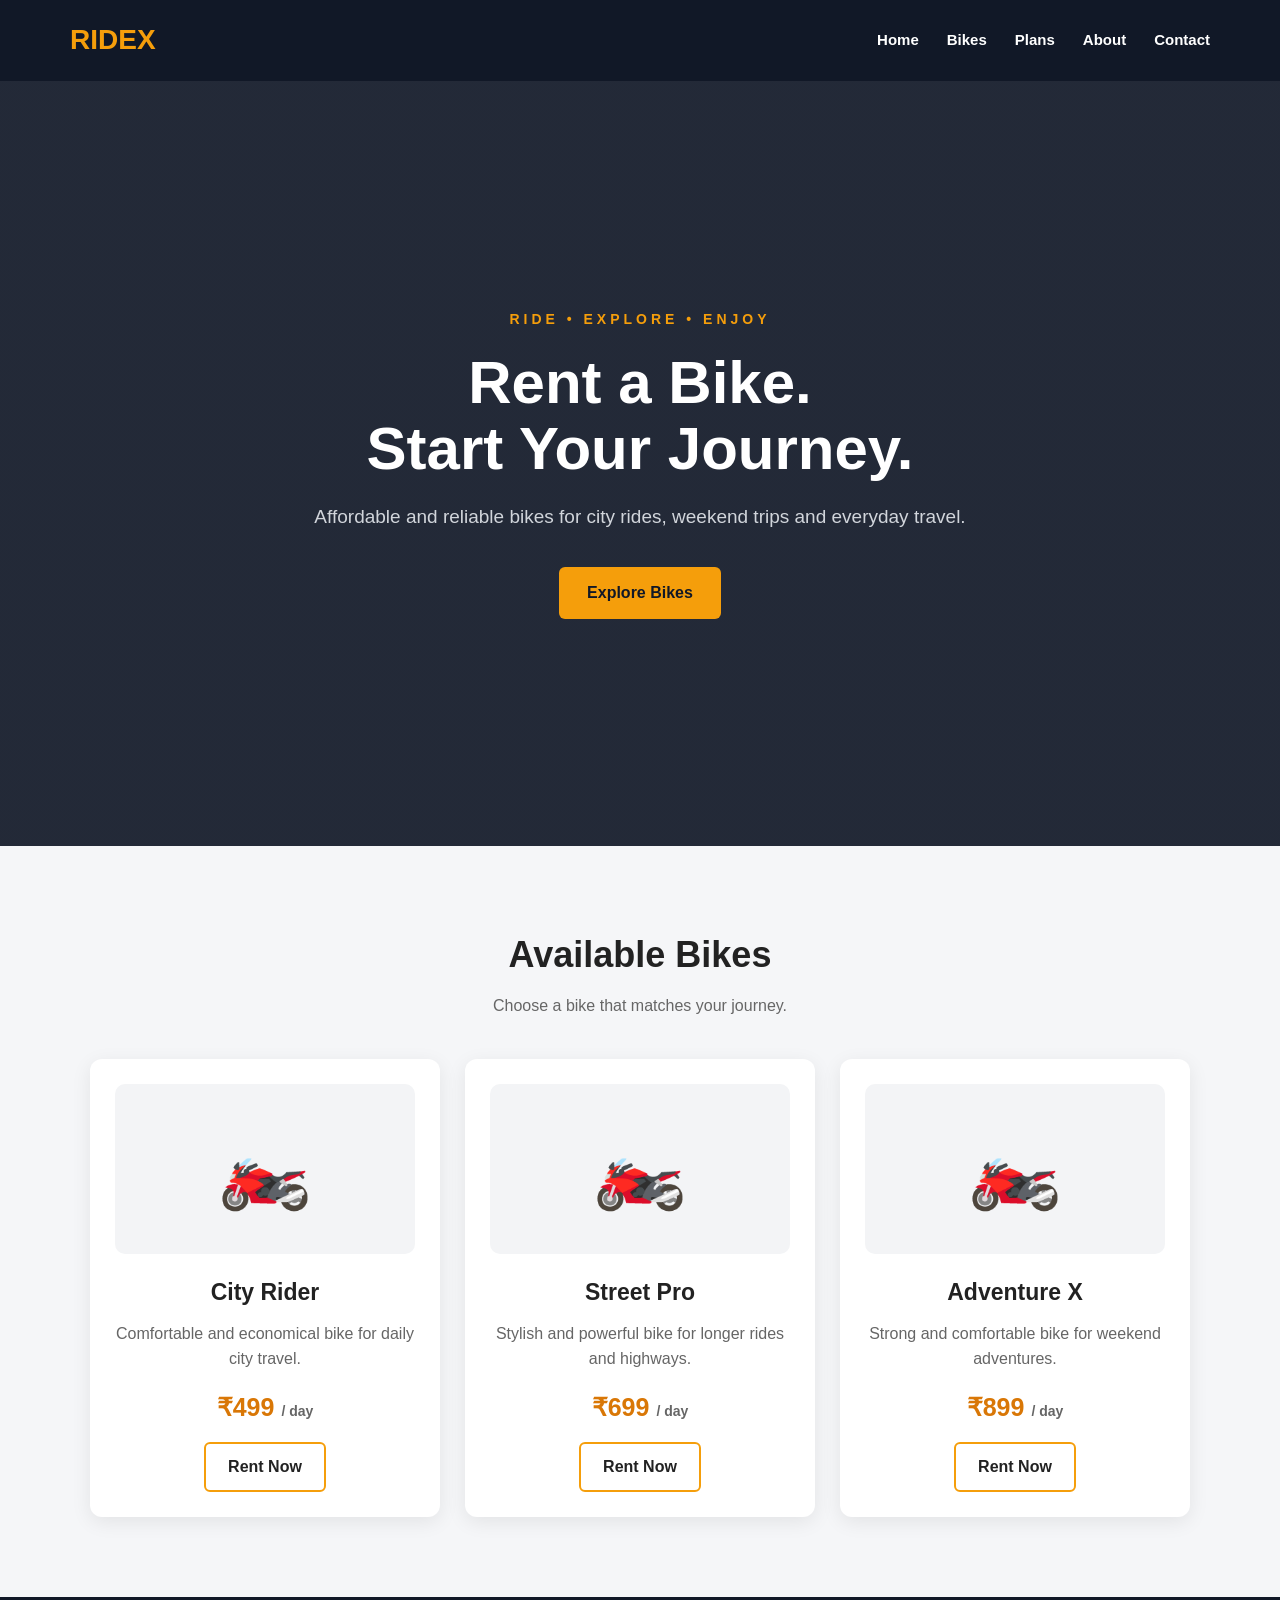
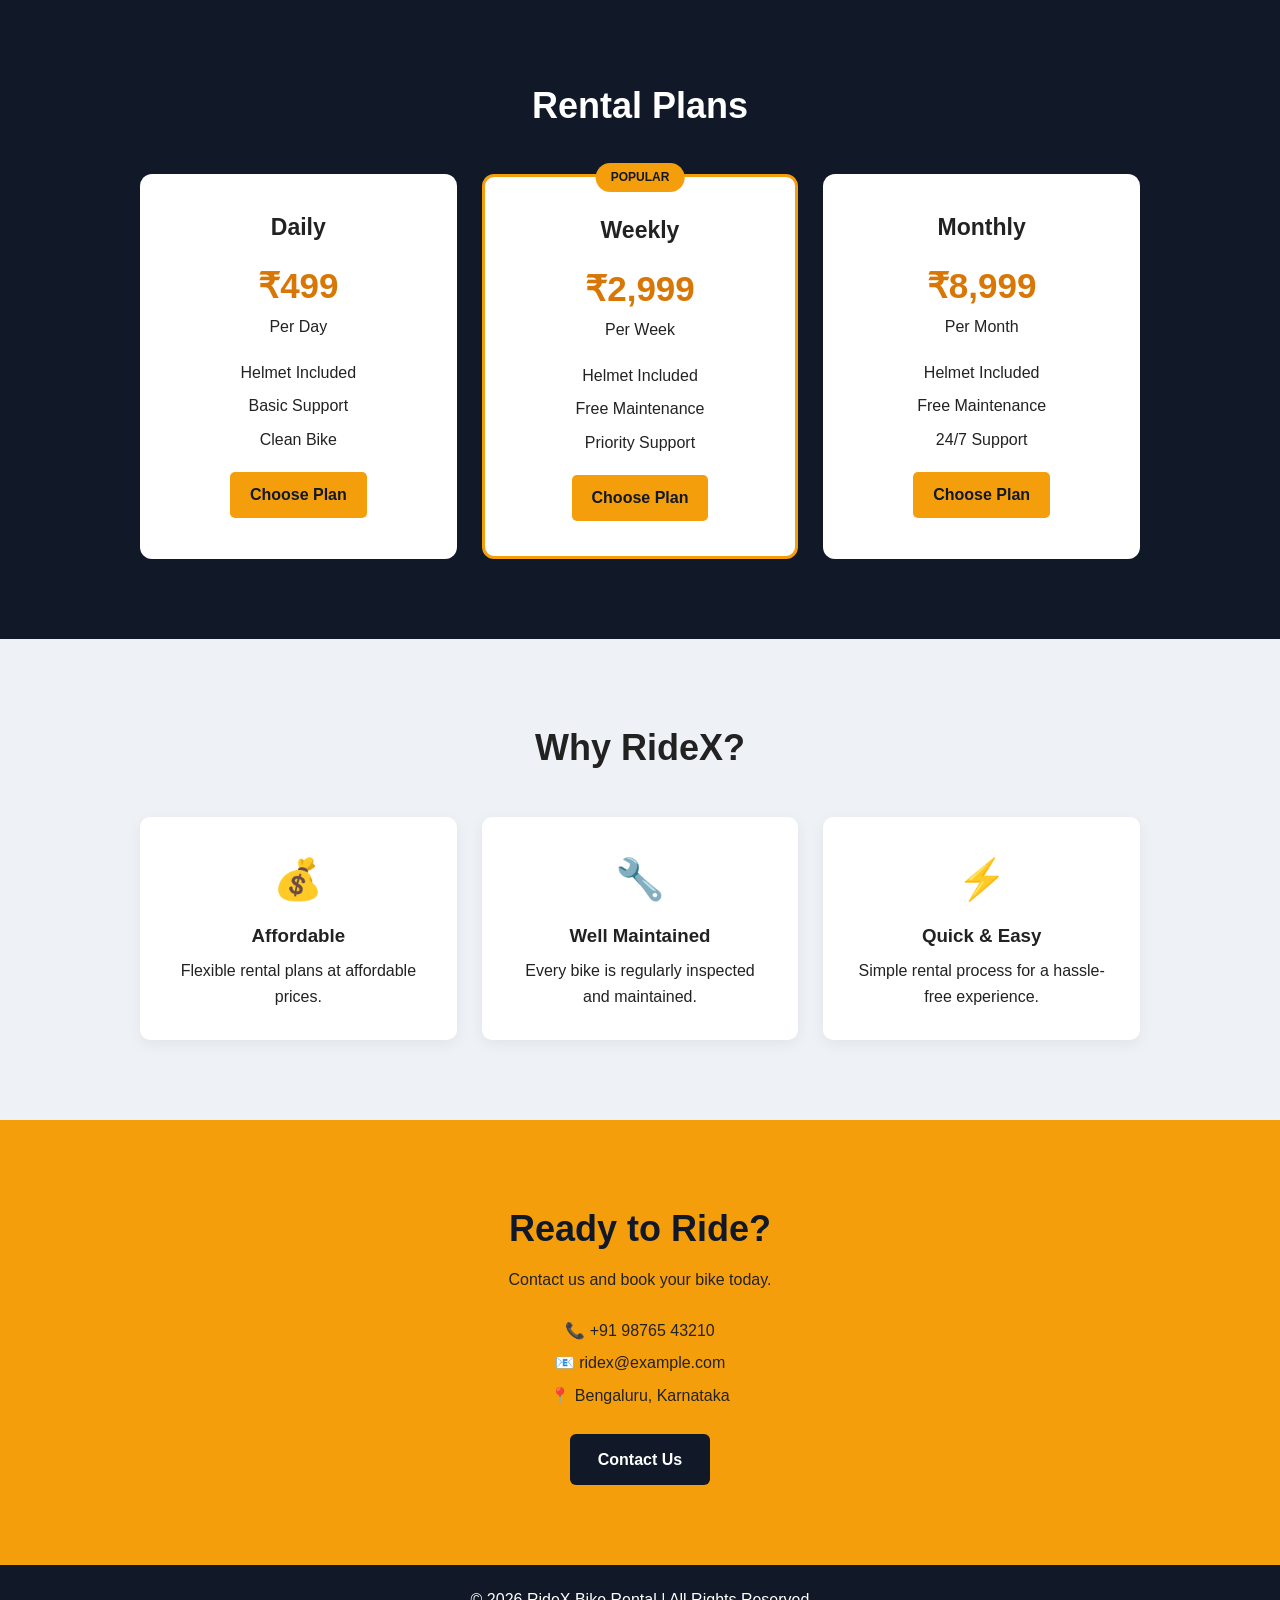
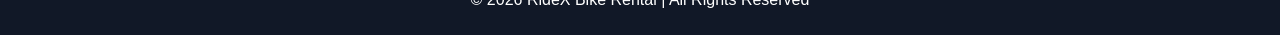
<file: Task-1-S3-Bike-Rental/index.html>
<!DOCTYPE html>
<html lang="en">
<head>
    <meta charset="UTF-8">
    <meta name="viewport" content="width=device-width, initial-scale=1.0">

    <title>RideX - Bike Rental</title>

    <link rel="stylesheet" href="./style.css">
</head>

<body>

    <!-- Navigation -->
    <header>
        <nav class="navbar">

            <div class="logo">RIDEX</div>

            <div class="nav-links">
                <a href="#home">Home</a>
                <a href="#bikes">Bikes</a>
                <a href="#plans">Plans</a>
                <a href="#about">About</a>
                <a href="#contact">Contact</a>
            </div>

        </nav>
    </header>


    <!-- Home -->
    <section id="home" class="hero">

        <div class="hero-content">

            <p class="tagline">RIDE • EXPLORE • ENJOY</p>

            <h1>Rent a Bike.<br>Start Your Journey.</h1>

            <p>
                Affordable and reliable bikes for city rides,
                weekend trips and everyday travel.
            </p>

            <a href="#bikes" class="main-button">
                Explore Bikes
            </a>

        </div>

    </section>


    <!-- Bikes -->
    <section id="bikes" class="section">

        <h2>Available Bikes</h2>

        <p class="subtitle">
            Choose a bike that matches your journey.
        </p>

        <div class="bike-grid">

            <div class="bike-card">

                <div class="bike-photo">
                    🏍️
                </div>

                <h3>City Rider</h3>

                <p>
                    Comfortable and economical bike
                    for daily city travel.
                </p>

                <div class="price">
                    ₹499 <span>/ day</span>
                </div>

                <a href="#contact" class="rent-button">
                    Rent Now
                </a>

            </div>


            <div class="bike-card">

                <div class="bike-photo">
                    🏍️
                </div>

                <h3>Street Pro</h3>

                <p>
                    Stylish and powerful bike for
                    longer rides and highways.
                </p>

                <div class="price">
                    ₹699 <span>/ day</span>
                </div>

                <a href="#contact" class="rent-button">
                    Rent Now
                </a>

            </div>


            <div class="bike-card">

                <div class="bike-photo">
                    🏍️
                </div>

                <h3>Adventure X</h3>

                <p>
                    Strong and comfortable bike for
                    weekend adventures.
                </p>

                <div class="price">
                    ₹899 <span>/ day</span>
                </div>

                <a href="#contact" class="rent-button">
                    Rent Now
                </a>

            </div>

        </div>

    </section>


    <!-- Plans -->
    <section id="plans" class="plans">

        <h2>Rental Plans</h2>

        <div class="plan-grid">

            <div class="plan">

                <h3>Daily</h3>

                <h4>₹499</h4>

                <p>Per Day</p>

                <ul>
                    <li>Helmet Included</li>
                    <li>Basic Support</li>
                    <li>Clean Bike</li>
                </ul>

                <a href="#contact">Choose Plan</a>

            </div>


            <div class="plan popular">

                <div class="badge">
                    POPULAR
                </div>

                <h3>Weekly</h3>

                <h4>₹2,999</h4>

                <p>Per Week</p>

                <ul>
                    <li>Helmet Included</li>
                    <li>Free Maintenance</li>
                    <li>Priority Support</li>
                </ul>

                <a href="#contact">Choose Plan</a>

            </div>


            <div class="plan">

                <h3>Monthly</h3>

                <h4>₹8,999</h4>

                <p>Per Month</p>

                <ul>
                    <li>Helmet Included</li>
                    <li>Free Maintenance</li>
                    <li>24/7 Support</li>
                </ul>

                <a href="#contact">Choose Plan</a>

            </div>

        </div>

    </section>


    <!-- About -->
    <section id="about" class="about">

        <h2>Why RideX?</h2>

        <div class="features">

            <div class="feature">
                <div class="icon">💰</div>
                <h3>Affordable</h3>
                <p>
                    Flexible rental plans at affordable prices.
                </p>
            </div>


            <div class="feature">
                <div class="icon">🔧</div>
                <h3>Well Maintained</h3>
                <p>
                    Every bike is regularly inspected
                    and maintained.
                </p>
            </div>


            <div class="feature">
                <div class="icon">⚡</div>
                <h3>Quick & Easy</h3>
                <p>
                    Simple rental process for a
                    hassle-free experience.
                </p>
            </div>

        </div>

    </section>


    <!-- Contact -->
    <section id="contact" class="contact">

        <h2>Ready to Ride?</h2>

        <p>
            Contact us and book your bike today.
        </p>

        <div class="contact-details">

            <p>📞 +91 98765 43210</p>

            <p>📧 ridex@example.com</p>

            <p>📍 Bengaluru, Karnataka</p>

        </div>

        <a href="mailto:ridex@example.com" class="contact-button">
            Contact Us
        </a>

    </section>


    <!-- Footer -->
    <footer>

        <p>
            © 2026 RideX Bike Rental | All Rights Reserved
        </p>

    </footer>

</body>
</html>
</file>
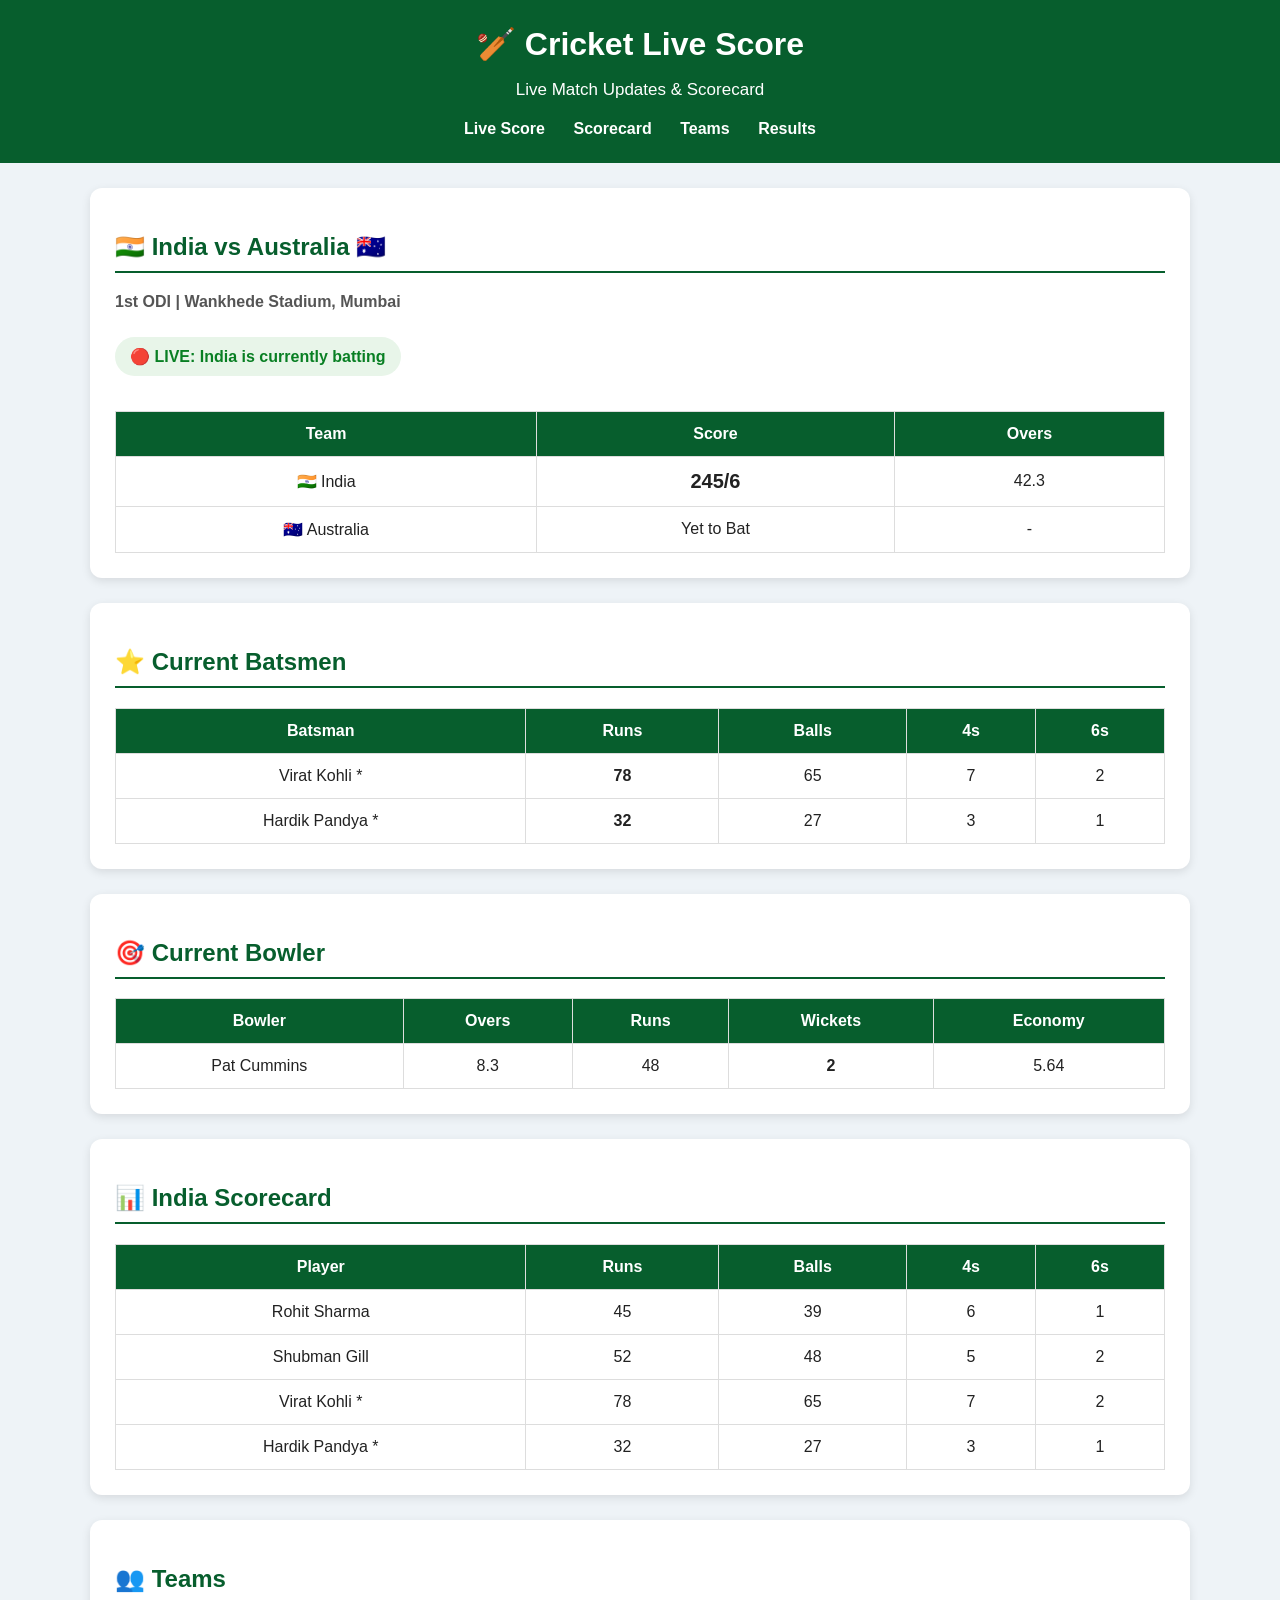
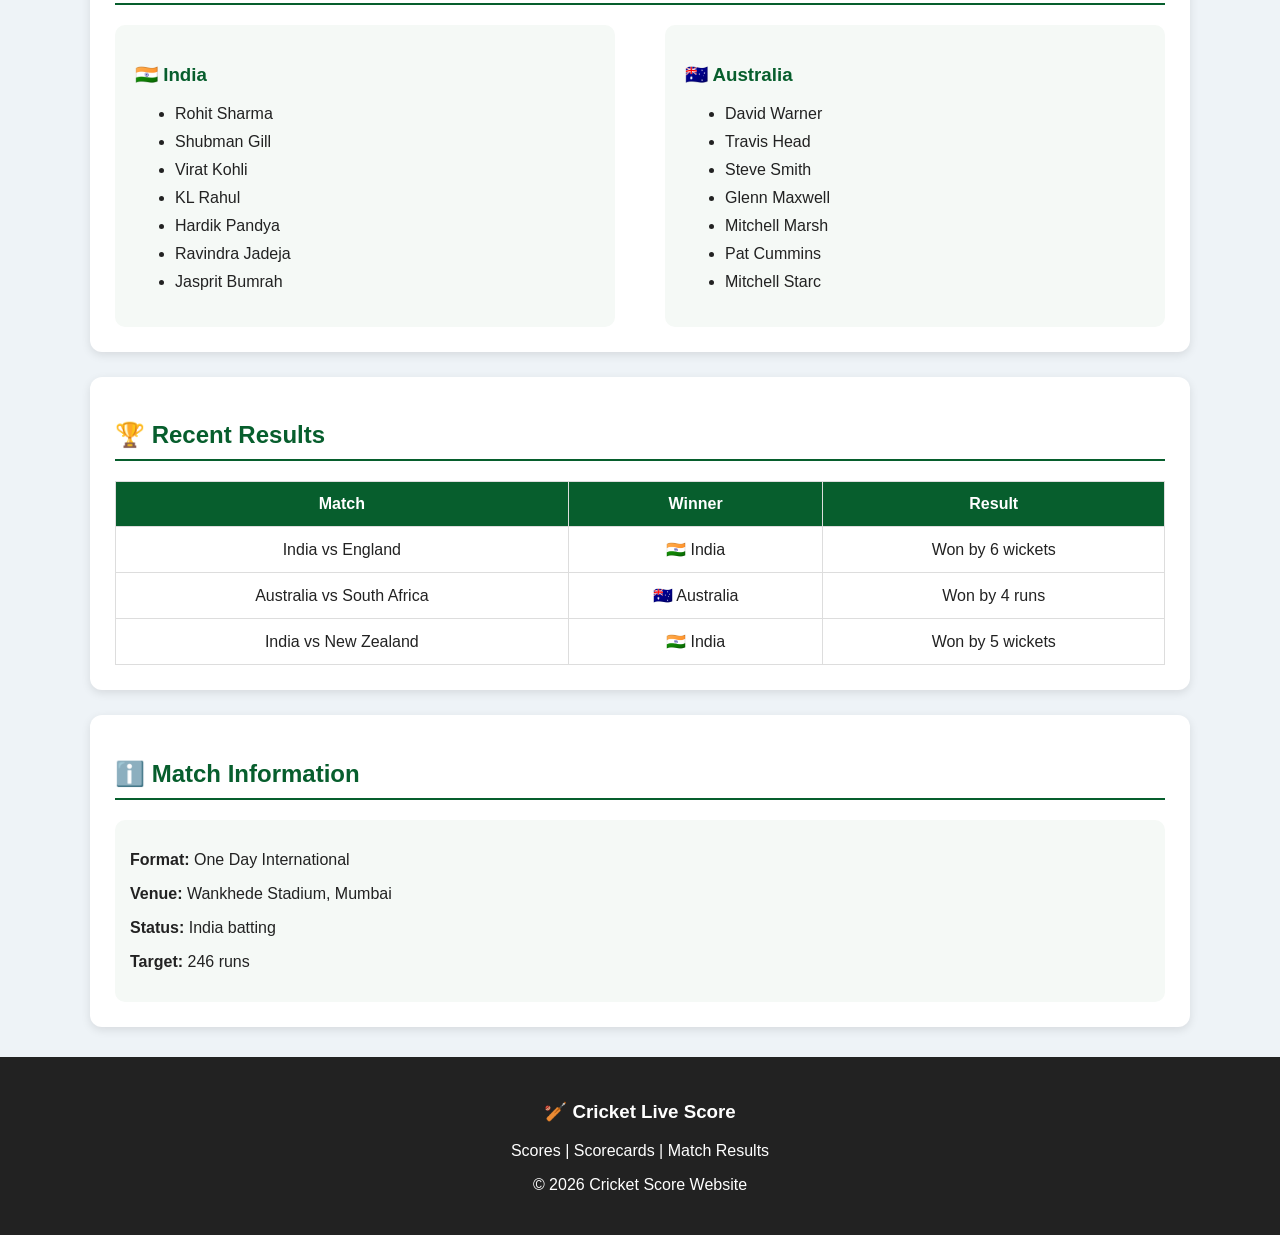
<file: Task-2-EC2-Apache/index.html>
<!DOCTYPE html>
<html lang="en">

<head>
    <meta charset="UTF-8">
    <meta name="viewport" content="width=device-width, initial-scale=1.0">
    <title>Cricket Live Score</title>

    <link rel="stylesheet" href="style.css">
</head>

<body>

    <header>
        <h1>🏏 Cricket Live Score</h1>
        <p>Live Match Updates & Scorecard</p>

        <nav>
            <a href="#score">Live Score</a>
            <a href="#scorecard">Scorecard</a>
            <a href="#teams">Teams</a>
            <a href="#results">Results</a>
        </nav>
    </header>

    <main>

        <!-- Live Score -->
        <section id="score">

            <h2>🇮🇳 India vs Australia 🇦🇺</h2>

            <p class="match-info">1st ODI | Wankhede Stadium, Mumbai</p>

            <div class="live">
                🔴 LIVE: India is currently batting
            </div>

            <table>
                <tr>
                    <th>Team</th>
                    <th>Score</th>
                    <th>Overs</th>
                </tr>

                <tr>
                    <td>🇮🇳 India</td>
                    <td class="score-number">245/6</td>
                    <td>42.3</td>
                </tr>

                <tr>
                    <td>🇦🇺 Australia</td>
                    <td>Yet to Bat</td>
                    <td>-</td>
                </tr>
            </table>

        </section>

        <!-- Current Batsmen -->
        <section>

            <h2>⭐ Current Batsmen</h2>

            <table>

                <tr>
                    <th>Batsman</th>
                    <th>Runs</th>
                    <th>Balls</th>
                    <th>4s</th>
                    <th>6s</th>
                </tr>

                <tr>
                    <td>Virat Kohli *</td>
                    <td><strong>78</strong></td>
                    <td>65</td>
                    <td>7</td>
                    <td>2</td>
                </tr>

                <tr>
                    <td>Hardik Pandya *</td>
                    <td><strong>32</strong></td>
                    <td>27</td>
                    <td>3</td>
                    <td>1</td>
                </tr>

            </table>

        </section>

        <!-- Current Bowler -->
        <section>

            <h2>🎯 Current Bowler</h2>

            <table>

                <tr>
                    <th>Bowler</th>
                    <th>Overs</th>
                    <th>Runs</th>
                    <th>Wickets</th>
                    <th>Economy</th>
                </tr>

                <tr>
                    <td>Pat Cummins</td>
                    <td>8.3</td>
                    <td>48</td>
                    <td><strong>2</strong></td>
                    <td>5.64</td>
                </tr>

            </table>

        </section>

        <!-- Scorecard -->
        <section id="scorecard">

            <h2>📊 India Scorecard</h2>

            <table>

                <tr>
                    <th>Player</th>
                    <th>Runs</th>
                    <th>Balls</th>
                    <th>4s</th>
                    <th>6s</th>
                </tr>

                <tr>
                    <td>Rohit Sharma</td>
                    <td>45</td>
                    <td>39</td>
                    <td>6</td>
                    <td>1</td>
                </tr>

                <tr>
                    <td>Shubman Gill</td>
                    <td>52</td>
                    <td>48</td>
                    <td>5</td>
                    <td>2</td>
                </tr>

                <tr>
                    <td>Virat Kohli *</td>
                    <td>78</td>
                    <td>65</td>
                    <td>7</td>
                    <td>2</td>
                </tr>

                <tr>
                    <td>Hardik Pandya *</td>
                    <td>32</td>
                    <td>27</td>
                    <td>3</td>
                    <td>1</td>
                </tr>

            </table>

        </section>

        <!-- Teams -->
        <section id="teams">

            <h2>👥 Teams</h2>

            <div class="teams">

                <div>
                    <h3>🇮🇳 India</h3>

                    <ul>
                        <li>Rohit Sharma</li>
                        <li>Shubman Gill</li>
                        <li>Virat Kohli</li>
                        <li>KL Rahul</li>
                        <li>Hardik Pandya</li>
                        <li>Ravindra Jadeja</li>
                        <li>Jasprit Bumrah</li>
                    </ul>
                </div>

                <div>
                    <h3>🇦🇺 Australia</h3>

                    <ul>
                        <li>David Warner</li>
                        <li>Travis Head</li>
                        <li>Steve Smith</li>
                        <li>Glenn Maxwell</li>
                        <li>Mitchell Marsh</li>
                        <li>Pat Cummins</li>
                        <li>Mitchell Starc</li>
                    </ul>
                </div>

            </div>

        </section>

        <!-- Results -->
        <section id="results">

            <h2>🏆 Recent Results</h2>

            <table>

                <tr>
                    <th>Match</th>
                    <th>Winner</th>
                    <th>Result</th>
                </tr>

                <tr>
                    <td>India vs England</td>
                    <td>🇮🇳 India</td>
                    <td>Won by 6 wickets</td>
                </tr>

                <tr>
                    <td>Australia vs South Africa</td>
                    <td>🇦🇺 Australia</td>
                    <td>Won by 4 runs</td>
                </tr>

                <tr>
                    <td>India vs New Zealand</td>
                    <td>🇮🇳 India</td>
                    <td>Won by 5 wickets</td>
                </tr>

            </table>

        </section>

        <!-- Match Information -->
        <section>

            <h2>ℹ️ Match Information</h2>

            <div class="match-details">
                <p><strong>Format:</strong> One Day International</p>
                <p><strong>Venue:</strong> Wankhede Stadium, Mumbai</p>
                <p><strong>Status:</strong> India batting</p>
                <p><strong>Target:</strong> 246 runs</p>
            </div>

        </section>

    </main>

    <footer>

        <h3>🏏 Cricket Live Score</h3>

        <p>Scores | Scorecards | Match Results</p>

        <p>© 2026 Cricket Score Website</p>

    </footer>

</body>

</html>
</file>
<file: Task-1-S3-Bike-Rental/style.css>
* {
    margin: 0;
    padding: 0;
    box-sizing: border-box;
}

html {
    scroll-behavior: smooth;
}

body {
    font-family: Arial, Helvetica, sans-serif;
    color: #222;
    background: #f5f6f8;
    line-height: 1.6;
}


/* NAVIGATION */

header {
    background: #111827;
    position: sticky;
    top: 0;
    z-index: 100;
}

.navbar {
    max-width: 1200px;
    margin: auto;
    padding: 18px 30px;

    display: flex;
    justify-content: space-between;
    align-items: center;
}

.logo {
    color: #f59e0b;
    font-size: 28px;
    font-weight: bold;
}

.nav-links {
    display: flex;
    gap: 28px;
}

.nav-links a {
    color: white;
    text-decoration: none;
    font-size: 15px;
    font-weight: bold;
}

.nav-links a:hover {
    color: #f59e0b;
}


/* HERO */

.hero {
    min-height: 85vh;

    display: flex;
    align-items: center;
    justify-content: center;

    text-align: center;

    background:
        linear-gradient(
            rgba(17, 24, 39, 0.92),
            rgba(17, 24, 39, 0.92)
        );

    color: white;
}

.hero-content {
    max-width: 800px;
    padding: 30px;
}

.tagline {
    color: #f59e0b;
    font-size: 14px;
    font-weight: bold;
    letter-spacing: 4px;
}

.hero h1 {
    font-size: 60px;
    line-height: 1.1;
    margin: 20px 0;
}

.hero-content > p:not(.tagline) {
    font-size: 19px;
    color: #d1d5db;
    margin-bottom: 35px;
}


/* BUTTON */

.main-button,
.contact-button {
    display: inline-block;

    background: #f59e0b;
    color: #111827;

    padding: 13px 28px;

    border-radius: 6px;

    text-decoration: none;

    font-weight: bold;
}

.main-button:hover,
.contact-button:hover {
    background: #d97706;
    color: white;
}


/* COMMON SECTION */

.section {
    padding: 80px 7%;
    text-align: center;
}

.section h2,
.plans h2,
.about h2,
.contact h2 {
    font-size: 36px;
    margin-bottom: 10px;
}

.subtitle {
    color: #666;
    margin-bottom: 40px;
}


/* BIKE CARDS */

.bike-grid {
    max-width: 1100px;
    margin: auto;

    display: grid;

    grid-template-columns:
        repeat(3, 1fr);

    gap: 25px;
}

.bike-card {
    background: white;

    padding: 25px;

    border-radius: 12px;

    box-shadow:
        0 5px 20px rgba(0, 0, 0, 0.08);

    transition: 0.3s;
}

.bike-card:hover {
    transform: translateY(-8px);
}

.bike-photo {
    height: 170px;

    display: flex;
    align-items: center;
    justify-content: center;

    background: #f3f4f6;

    border-radius: 10px;

    font-size: 75px;

    margin-bottom: 20px;
}

.bike-card h3 {
    font-size: 23px;
    margin-bottom: 10px;
}

.bike-card p {
    color: #666;
    margin-bottom: 15px;
}

.price {
    font-size: 25px;
    font-weight: bold;
    color: #d97706;

    margin: 15px 0;
}

.price span {
    font-size: 14px;
    color: #666;
}

.rent-button {
    display: inline-block;

    padding: 10px 22px;

    border: 2px solid #f59e0b;

    color: #222;

    text-decoration: none;

    border-radius: 6px;

    font-weight: bold;
}

.rent-button:hover {
    background: #f59e0b;
}


/* PLANS */

.plans {
    padding: 80px 7%;

    text-align: center;

    background: #111827;

    color: white;
}

.plan-grid {
    max-width: 1000px;
    margin: 40px auto 0;

    display: grid;

    grid-template-columns:
        repeat(3, 1fr);

    gap: 25px;
}

.plan {
    position: relative;

    background: white;

    color: #222;

    padding: 35px 25px;

    border-radius: 12px;
}

.plan h3 {
    font-size: 23px;
}

.plan h4 {
    font-size: 35px;
    color: #d97706;
    margin: 12px 0 0;
}

.plan ul {
    list-style: none;
    margin: 20px 0;
}

.plan li {
    margin: 8px 0;
}

.plan a {
    display: inline-block;

    background: #f59e0b;

    color: #111827;

    padding: 10px 20px;

    border-radius: 5px;

    text-decoration: none;

    font-weight: bold;
}

.popular {
    border: 3px solid #f59e0b;
}

.badge {
    position: absolute;

    top: -14px;
    left: 50%;

    transform: translateX(-50%);

    background: #f59e0b;

    color: #111827;

    padding: 5px 15px;

    border-radius: 20px;

    font-size: 12px;

    font-weight: bold;
}


/* ABOUT */

.about {
    padding: 80px 7%;

    text-align: center;

    background: #eef1f5;
}

.features {
    max-width: 1000px;
    margin: 40px auto 0;

    display: grid;

    grid-template-columns:
        repeat(3, 1fr);

    gap: 25px;
}

.feature {
    background: white;

    padding: 30px;

    border-radius: 10px;

    box-shadow:
        0 4px 15px rgba(0, 0, 0, 0.06);
}

.icon {
    font-size: 40px;
    margin-bottom: 10px;
}

.feature h3 {
    margin-bottom: 8px;
}


/* CONTACT */

.contact {
    padding: 80px 20px;

    text-align: center;

    background: #f59e0b;
}

.contact h2 {
    color: #111827;
}

.contact-details {
    margin: 25px 0;
}

.contact-details p {
    margin: 7px;
}

.contact-button {
    background: #111827;
    color: white;
}

.contact-button:hover {
    background: #374151;
}


/* FOOTER */

footer {
    background: #111827;

    color: white;

    text-align: center;

    padding: 22px;
}


/* MOBILE */

@media (max-width: 800px) {

    .navbar {
        flex-direction: column;
        gap: 15px;
    }

    .nav-links {
        gap: 15px;
        flex-wrap: wrap;
        justify-content: center;
    }

    .hero h1 {
        font-size: 45px;
    }

    .bike-grid,
    .plan-grid,
    .features {
        grid-template-columns: 1fr;
        max-width: 400px;
    }

    .section,
    .plans,
    .about {
        padding: 60px 5%;
    }
}
</file>
<file: Task-2-EC2-Apache/style.css>
* {
    box-sizing: border-box;
}

body {
    margin: 0;
    font-family: Arial, sans-serif;
    background: #eef3f7;
    color: #222;
}

header {
    background: #075e2d;
    color: white;
    text-align: center;
    padding: 25px;
}

header h1 {
    margin: 0;
    font-size: 32px;
}

header p {
    font-size: 17px;
}

nav {
    margin-top: 20px;
}

nav a {
    color: white;
    text-decoration: none;
    margin: 0 12px;
    font-weight: bold;
}

nav a:hover {
    text-decoration: underline;
}

main {
    width: 90%;
    max-width: 1100px;
    margin: 25px auto;
}

section {
    background: white;
    margin-bottom: 25px;
    padding: 25px;
    border-radius: 12px;
    box-shadow: 0 3px 10px rgba(0, 0, 0, 0.1);
}

h2 {
    color: #075e2d;
    border-bottom: 2px solid #075e2d;
    padding-bottom: 10px;
}

h3 {
    color: #075e2d;
}

.match-info {
    font-weight: bold;
    color: #555;
}

.live {
    display: inline-block;
    background: #e8f5e9;
    color: #087f23;
    padding: 10px 15px;
    border-radius: 20px;
    font-weight: bold;
    margin: 10px 0 20px;
}

table {
    width: 100%;
    border-collapse: collapse;
    margin-top: 15px;
}

th {
    background: #075e2d;
    color: white;
}

th,
td {
    padding: 13px;
    border: 1px solid #ddd;
    text-align: center;
}

tr:hover {
    background: #f1f8f4;
}

.score-number {
    font-size: 20px;
    font-weight: bold;
}

.teams {
    display: flex;
    gap: 50px;
}

.teams > div {
    flex: 1;
    background: #f5f9f6;
    padding: 20px;
    border-radius: 10px;
}

li {
    margin: 10px 0;
}

.match-details {
    background: #f5f9f6;
    padding: 15px;
    border-radius: 10px;
}

footer {
    background: #222;
    color: white;
    text-align: center;
    padding: 25px;
    margin-top: 30px;
}

footer h3 {
    color: white;
}

@media (max-width: 700px) {

    header h1 {
        font-size: 25px;
    }

    nav a {
        display: block;
        margin: 10px;
    }

    main {
        width: 95%;
    }

    section {
        padding: 15px;
        overflow-x: auto;
    }

    .teams {
        flex-direction: column;
        gap: 15px;
    }

    table {
        font-size: 13px;
    }

    th,
    td {
        padding: 8px;
    }
}
</file>
